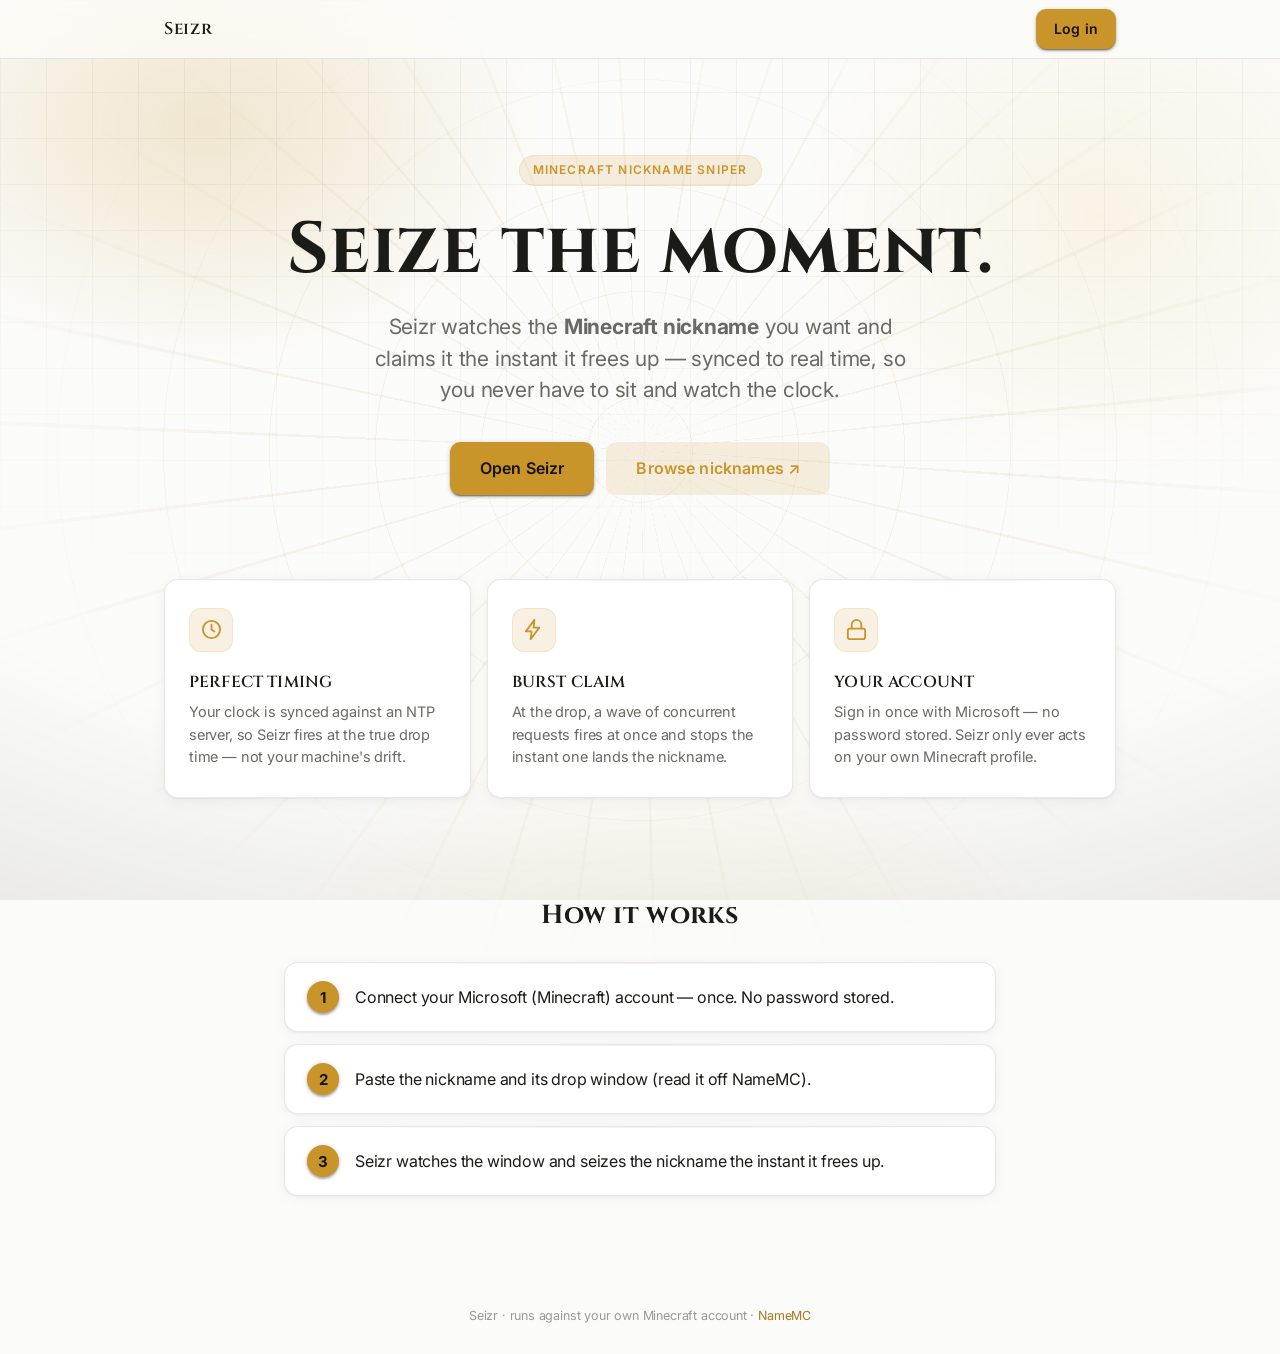
<file: static/landing.html>
<!doctype html>
<html lang="en">
<head>
<meta charset="utf-8">
<meta name="viewport" content="width=device-width, initial-scale=1">
<title>Seizr — Minecraft nickname sniper</title>
<meta name="description" content="Seizr watches the Minecraft nickname you want and claims it the instant it frees up — synced to real time so you never have to watch the clock.">
<link rel="icon" href="/static/favicon.svg" type="image/svg+xml">
<link rel="preconnect" href="https://fonts.googleapis.com">
<link rel="preconnect" href="https://fonts.gstatic.com" crossorigin>
<link rel="stylesheet" href="/static/style.css">
</head>
<body class="landing">

<nav class="nav">
  <div class="nav-in">
    <a class="wordmark" href="/">Seizr</a>
    <span class="spacer"></span>
    <a class="btn btn-primary btn-sm" href="/app">Log in</a>
  </div>
</nav>

<section class="hero">
  <span class="myth">Minecraft nickname sniper</span>
  <h1>Seize the moment.</h1>
  <p class="lede">Seizr watches the <strong>Minecraft nickname</strong> you want and claims it the instant it frees up — synced to real time, so you never have to sit and watch the clock.</p>
  <div class="cta">
    <a class="btn btn-primary" href="/app">Open Seizr</a>
    <a class="btn btn-tinted" href="https://namemc.com" target="_blank" rel="noopener">Browse nicknames ↗</a>
  </div>
</section>

<section class="features">
  <div class="feature">
    <div class="fi">
      <svg viewBox="0 0 24 24" fill="none" stroke="currentColor" stroke-width="1.9" stroke-linecap="round" stroke-linejoin="round">
        <circle cx="12" cy="12" r="9"/><path d="M12 7v5l3 2"/>
      </svg>
    </div>
    <h3>Perfect timing</h3>
    <p>Your clock is synced against an NTP server, so Seizr fires at the true drop time — not your machine's drift.</p>
  </div>
  <div class="feature">
    <div class="fi">
      <svg viewBox="0 0 24 24" fill="none" stroke="currentColor" stroke-width="1.9" stroke-linecap="round" stroke-linejoin="round">
        <path d="M13 2 4 14h6l-1 8 9-12h-6z"/>
      </svg>
    </div>
    <h3>Burst claim</h3>
    <p>At the drop, a wave of concurrent requests fires at once and stops the instant one lands the nickname.</p>
  </div>
  <div class="feature">
    <div class="fi">
      <svg viewBox="0 0 24 24" fill="none" stroke="currentColor" stroke-width="1.9" stroke-linecap="round" stroke-linejoin="round">
        <rect x="3" y="11" width="18" height="11" rx="2"/><path d="M7 11V7a5 5 0 0 1 10 0v4"/>
      </svg>
    </div>
    <h3>Your account</h3>
    <p>Sign in once with Microsoft — no password stored. Seizr only ever acts on your own Minecraft profile.</p>
  </div>
</section>

<section class="how">
  <h2 class="how-title">How it works</h2>
  <ol class="steps">
    <li><b>1</b> Connect your Microsoft (Minecraft) account — once. No password stored.</li>
    <li><b>2</b> Paste the nickname and its drop window (read it off NameMC).</li>
    <li><b>3</b> Seizr watches the window and seizes the nickname the instant it frees up.</li>
  </ol>
</section>

<div class="foot">Seizr · runs against your own Minecraft account · <a href="https://namemc.com" target="_blank" rel="noopener">NameMC</a></div>

</body>
</html>
</file>
<file: static/style.css>
@import url('https://fonts.googleapis.com/css2?family=Cinzel:wght@500;600;700&family=Inter:wght@400;500;600;700;800&display=swap');

:root{
  --bg:#0A0A0A;            /* near-black canvas */
  --bg2:#0E0E0E;
  --card:#141414;          /* raised surface */
  --card2:#0F0F0F;         /* inset surface (logs, inputs) */
  --ink:#17130A;           /* dark ink that sits ON the gold (button text, marks) */
  --accent:#E3B23C;        /* gold — the gleam of the seized moment */
  --accent-2:#F0C95A;      /* lighter gold (gradient top) */
  --accent-deep:#C9952A;   /* deep gold (gradient bottom / tinted text) */
  --accent-tint:rgba(227,178,60,.13);
  --accent-glow:rgba(227,178,60,.22);
  --text:#ededec;
  --muted:#8c8c88;
  --faint:#5c5c58;
  --hair:rgba(255,255,255,.08);
  --hair-2:rgba(255,255,255,.14);
  --green:#46b87c; --red:#e2574b; --orange:#e0a23c;
  --shadow:0 1px 0 rgba(255,255,255,.03), 0 2px 18px rgba(0,0,0,.5);
  --shadow-lg:0 10px 40px rgba(0,0,0,.6);
  --nav:rgba(10,10,10,.72);
  --grid:rgba(255,255,255,.028);
  --vignette:rgba(0,0,0,.6);
  --ring:rgba(227,178,60,.06);
  --radius:14px;
  --btn-r:10px;
  color-scheme:dark;
}

/* Light theme — follows the device. Same Material + gold language, light surfaces.
   Accent is deepened so gold text/icons keep contrast on white. */
@media (prefers-color-scheme: light){
  :root{
    --bg:#FBFBF9;
    --bg2:#F4F4F0;
    --card:#FFFFFF;
    --card2:#F5F5F1;
    --accent:#C9952A;        /* deeper gold reads on white (buttons + accent text) */
    --accent-2:#E3B23C;
    --accent-deep:#A8791E;
    --accent-tint:rgba(201,149,42,.13);
    --accent-glow:rgba(201,149,42,.2);
    --text:#1b1b18;
    --muted:#6a6a64;
    --faint:#9a9a92;
    --hair:rgba(0,0,0,.09);
    --hair-2:rgba(0,0,0,.15);
    --shadow:0 1px 2px rgba(0,0,0,.05), 0 2px 14px rgba(0,0,0,.05);
    --shadow-lg:0 12px 36px rgba(0,0,0,.1);
    --nav:rgba(251,251,249,.78);
    --grid:rgba(0,0,0,.04);
    --vignette:rgba(40,33,12,.16);
    --ring:rgba(168,121,30,.07);
    color-scheme:light;
  }
}

*{box-sizing:border-box}
html{-webkit-text-size-adjust:100%; scroll-behavior:smooth}
body{
  margin:0; background:var(--bg); color:var(--text); position:relative;
  font-family:'Inter',-apple-system,BlinkMacSystemFont,'Segoe UI',Roboto,sans-serif;
  -webkit-font-smoothing:antialiased; line-height:1.55; font-size:16px; letter-spacing:-.011em;
}
/* ambient background — faint grid + slow-drifting gold glows. Both fixed,
   behind all content, non-interactive. */
body::before,body::after{content:""; position:fixed; inset:0; pointer-events:none; z-index:-1}
body::before{ /* drifting gold light */
  background:
    radial-gradient(38% 38% at 16% 14%, var(--accent-glow), transparent 70%),
    radial-gradient(34% 42% at 86% 24%, rgba(227,178,60,.10), transparent 72%),
    radial-gradient(46% 40% at 52% 108%, rgba(227,178,60,.08), transparent 70%);
  animation:aurora 26s ease-in-out infinite alternate;
}
body::after{ /* technical grid, faded toward the edges */
  background-image:
    linear-gradient(var(--grid) 1px, transparent 1px),
    linear-gradient(90deg, var(--grid) 1px, transparent 1px);
  background-size:46px 46px;
  -webkit-mask-image:radial-gradient(125% 95% at 50% 0%, #000 28%, transparent 80%);
  mask-image:radial-gradient(125% 95% at 50% 0%, #000 28%, transparent 80%);
}
@keyframes aurora{
  0%{transform:translate3d(0,0,0) scale(1)}
  50%{transform:translate3d(2%,1.5%,0) scale(1.06)}
  100%{transform:translate3d(-1.5%,1%,0) scale(1.03)}}

/* 007 gun-barrel — concentric rings + spinning rifling, plus cinematic vignette.
   Two fixed layers on <html>, behind everything. */
html{position:relative; min-height:100%}
html::before{ /* the barrel: rings + slowly rotating rifling spokes */
  content:""; position:fixed; inset:-30%; z-index:-1; pointer-events:none;
  background:
    repeating-conic-gradient(from 0deg at 50% 50%, transparent 0 9deg, var(--ring) 9deg 9.4deg),
    repeating-radial-gradient(circle at 50% 50%, transparent 0 52px, var(--ring) 52px 53px, transparent 53px 106px);
  -webkit-mask-image:radial-gradient(closest-side at 50% 50%, #000 35%, transparent 72%);
  mask-image:radial-gradient(closest-side at 50% 50%, #000 35%, transparent 72%);
  animation:barrel 120s linear infinite;
}
html::after{ /* cinematic vignette */
  content:""; position:fixed; inset:0; z-index:-1; pointer-events:none;
  background:radial-gradient(135% 105% at 50% 32%, transparent 52%, var(--vignette) 100%);
}
@keyframes barrel{to{transform:rotate(360deg)}}
a{color:var(--text); text-decoration:none}
a:hover{text-decoration:underline}

/* ---- top nav ---- */
.nav{position:sticky; top:0; z-index:50; backdrop-filter:saturate(160%) blur(16px);
  -webkit-backdrop-filter:saturate(160%) blur(16px); background:var(--nav);
  border-bottom:1px solid var(--hair)}
.nav-in{max-width:1000px; margin:0 auto; height:58px; padding:0 24px;
  display:flex; align-items:center; gap:14px}
.wordmark{display:flex; align-items:center; gap:10px; font-weight:700; font-size:17px;
  letter-spacing:-.02em; color:var(--text)}
.wordmark:hover{text-decoration:none}
.mk{width:28px; height:28px; border-radius:8px; display:grid; place-items:center;
  background:var(--accent);
  box-shadow:0 2px 2px 0 rgba(0,0,0,.24), 0 1px 5px 0 rgba(0,0,0,.18)}
.mk svg{width:15px; height:15px}
.nav .spacer{margin-left:auto}
.nav .sse{display:inline-flex; align-items:center; gap:7px; font-size:12.5px; color:var(--muted); font-weight:500}
.nav .sse .dot{width:7px; height:7px; border-radius:50%; background:var(--faint); box-shadow:0 0 0 3px rgba(255,255,255,.03)}
.nav .sse.live .dot{background:var(--accent); box-shadow:0 0 8px var(--accent)}

/* ---- buttons ---- */
/* Material-style buttons: flat fill, real elevation, tactile press.
   --elev-2 resting, --elev-6 hover, flattens on press. */
button,.btn{font-family:inherit; font-size:15px; font-weight:600; letter-spacing:.01em;
  border:0; border-radius:var(--btn-r); padding:12px 22px; cursor:pointer; display:inline-block;
  transition:box-shadow .2s cubic-bezier(.4,0,.2,1), background .2s, transform .06s, filter .15s; text-align:center}
.btn-primary{background:var(--accent); color:var(--ink);
  box-shadow:0 3px 1px -2px rgba(0,0,0,.3), 0 2px 2px 0 rgba(0,0,0,.22), 0 1px 5px 0 rgba(0,0,0,.18)}
.btn-primary:hover{background:var(--accent-2); text-decoration:none;
  box-shadow:0 5px 5px -3px rgba(0,0,0,.34), 0 8px 10px 1px rgba(0,0,0,.22), 0 3px 14px 2px rgba(0,0,0,.18)}
.btn-primary:active{background:var(--accent-deep); transform:translateY(1px);
  box-shadow:0 2px 1px -1px rgba(0,0,0,.3), 0 1px 1px 0 rgba(0,0,0,.22)}
.btn-tinted{background:var(--accent-tint); color:var(--accent)}
.btn-tinted:hover{background:rgba(227,178,60,.2); text-decoration:none}
.btn-tinted:active{background:rgba(227,178,60,.28)}
.btn-dark{background:var(--card); color:var(--text); box-shadow:inset 0 0 0 1px var(--hair-2)}
.btn-dark:hover{background:var(--bg2); text-decoration:none}
.btn-stop{background:var(--red); color:#fff;
  box-shadow:0 3px 1px -2px rgba(0,0,0,.3), 0 2px 2px 0 rgba(0,0,0,.22), 0 1px 5px 0 rgba(0,0,0,.18)}
.btn-stop:hover{filter:brightness(1.07); text-decoration:none;
  box-shadow:0 5px 5px -3px rgba(0,0,0,.34), 0 8px 10px 1px rgba(0,0,0,.22)}
.btn-stop:active{transform:translateY(1px); box-shadow:0 2px 1px -1px rgba(0,0,0,.3)}
.btn-sm{font-size:14px; padding:9px 18px}
button:disabled{opacity:.38; cursor:not-allowed; box-shadow:none}
.btn-full{width:100%}

/* ---- landing ---- */
.hero{max-width:780px; margin:0 auto; padding:96px 24px 60px; text-align:center}
.icon{width:90px; height:90px; margin:0 auto 30px; border-radius:24px; display:grid; place-items:center;
  background:var(--accent);
  box-shadow:0 6px 6px -3px rgba(0,0,0,.3), 0 10px 14px 1px rgba(0,0,0,.2), 0 4px 18px 3px rgba(0,0,0,.16)}
.icon svg{width:48px; height:48px}
.hero h1{font-size:clamp(40px,8vw,72px); font-weight:800; letter-spacing:-.04em; margin:0; line-height:1.02}
.hero .lede{font-size:clamp(17px,2.6vw,21px); color:var(--muted); margin:22px auto 0; max-width:540px;
  letter-spacing:-.01em; line-height:1.5}
.hero .myth{display:inline-block; margin-bottom:26px; font-size:12px; font-weight:600; letter-spacing:.1em;
  text-transform:uppercase; color:var(--accent); background:var(--accent-tint);
  padding:6px 14px; border-radius:999px; box-shadow:inset 0 0 0 1px rgba(227,178,60,.2)}
.hero .cta{margin-top:36px; display:flex; gap:12px; justify-content:center; flex-wrap:wrap}
.hero .cta .btn{padding:14px 30px; font-size:16px}

.features{max-width:1000px; margin:0 auto; padding:24px 24px 90px;
  display:grid; grid-template-columns:repeat(3,1fr); gap:16px}
@media (max-width:780px){.features{grid-template-columns:1fr}}
.feature{background:var(--card); border-radius:var(--radius); box-shadow:var(--shadow);
  border:1px solid var(--hair); padding:28px 24px; transition:transform .18s ease, border-color .18s ease}
.feature:hover{transform:translateY(-3px); border-color:var(--hair-2)}
.feature .fi{width:44px; height:44px; border-radius:12px; display:grid; place-items:center; margin-bottom:18px;
  background:var(--accent-tint); color:var(--accent); box-shadow:inset 0 0 0 1px rgba(227,178,60,.2)}
.feature .fi svg{width:23px; height:23px}
.feature h3{font-size:18px; font-weight:600; letter-spacing:-.02em; margin:0 0 7px}
.feature p{font-size:14.5px; color:var(--muted); margin:0; line-height:1.55}

/* ---- app: grouped sections ---- */
.wrap{max-width:600px; margin:0 auto; padding:38px 24px 96px}
.apptitle{font-size:32px; font-weight:800; letter-spacing:-.035em; margin:8px 4px 4px}
.appsub{font-size:15px; color:var(--muted); margin:0 4px 8px}
.group{margin:28px 0}
.group > .ghead{display:flex; align-items:center; gap:9px; font-size:11.5px; font-weight:600;
  color:var(--faint); text-transform:uppercase; letter-spacing:.12em; padding:0 6px 10px}
.group > .ghead::before{content:""; width:18px; height:1px; flex:0 0 auto;
  background:linear-gradient(90deg,var(--accent),transparent)}
.card{background:var(--card); border-radius:var(--radius); box-shadow:var(--shadow);
  border:1px solid var(--hair); overflow:hidden}
.row{display:flex; align-items:center; gap:14px; padding:16px 22px; border-top:1px solid var(--hair)}
.row:first-child{border-top:0}
.row .label{font-size:16px; font-weight:500}
.row .right{margin-left:auto; display:flex; align-items:center; gap:10px}

.field{padding:15px 22px; border-top:1px solid var(--hair)}
.field:first-child{border-top:0}
.field label{display:block; font-size:11.5px; color:var(--faint); margin-bottom:6px; font-weight:500;
  text-transform:uppercase; letter-spacing:.06em}
.field input{width:100%; border:0; background:transparent; color:var(--text);
  font:inherit; font-size:16px; padding:2px 0; letter-spacing:-.01em; color-scheme:dark}
.field input::placeholder{color:var(--faint)}
.field input:focus{outline:none}
.field input[type=datetime-local]{font-variant-numeric:tabular-nums}
.field.focus{box-shadow:inset 0 0 0 1px var(--accent), inset 0 0 18px rgba(227,178,60,.06)}
.resolved{font-size:12px; color:var(--accent); margin-top:7px; min-height:14px;
  font-variant-numeric:tabular-nums}
.three{display:grid; grid-template-columns:1fr 1fr 1fr}
.three .field{border-top:1px solid var(--hair)}
.three .field + .field{border-left:1px solid var(--hair)}
.two{display:grid; grid-template-columns:1fr 1fr}
.two .field{border-top:1px solid var(--hair)}
.two .field + .field{border-left:1px solid var(--hair)}
.actions{padding:20px 22px; border-top:1px solid var(--hair); display:grid; gap:10px}

.note{font-size:12.5px; color:var(--muted); padding:11px 6px 0; text-align:center}
.pill{display:inline-flex; align-items:center; gap:7px; font-size:14px; font-weight:600}
.pill .dot{width:8px; height:8px; border-radius:50%; background:currentColor; box-shadow:0 0 8px currentColor}
.pill.ok{color:var(--accent)} .pill.bad{color:var(--red)}
.pill.wait{color:var(--orange)} .pill.idle{color:var(--faint)}
.pill.idle .dot{box-shadow:none}

.codebox{display:none; padding:20px 22px; border-top:1px solid var(--hair); text-align:center}
.codebox.show{display:block}
.codebox .lbl{font-size:13.5px; color:var(--muted)}
.code{font:700 32px/1 ui-monospace,"SF Mono",Menlo,monospace; letter-spacing:6px; margin:13px 0; color:var(--accent)}
.codebox .copy{font-size:13.5px; padding:8px 16px}

/* the decisive moment — always a dark, dramatic surface in both themes */
.count-wrap{background:#13130F; color:#fff; border-radius:12px; margin:22px 22px 0;
  text-align:center; padding:26px 20px; border:1px solid rgba(255,255,255,.07)}
.count-label{font-size:11.5px; color:rgba(255,255,255,.4); text-transform:uppercase; letter-spacing:.14em; font-weight:600}
.count{font:700 clamp(44px,13vw,68px)/1 ui-monospace,"SF Mono",Menlo,monospace;
  font-variant-numeric:tabular-nums; letter-spacing:-.02em; margin-top:8px; color:var(--accent);
  text-shadow:0 0 24px var(--accent-glow)}
.count.idle{color:rgba(255,255,255,.2); text-shadow:none}

.log{margin:18px 22px 22px; background:var(--card2); border-radius:12px; padding:15px 17px;
  height:210px; overflow-y:auto; font:12.5px/1.7 ui-monospace,"SF Mono",Menlo,monospace;
  color:var(--muted); white-space:pre-wrap; word-break:break-word; border:1px solid var(--hair)}
.log:empty::after{content:"Waiting for run…"; color:var(--faint)}

.foot{margin-top:40px; text-align:center; color:var(--faint); font-size:12.5px; padding-bottom:28px}
.foot a{color:var(--accent-deep)}

/* ---- organic loader (morphing blob) ---- */
.loader{width:36px; height:36px; margin:0 auto;
  background:linear-gradient(180deg,var(--accent-2),var(--accent-deep));
  border-radius:62% 38% 46% 54%/60% 49% 51% 40%;
  box-shadow:0 0 22px var(--accent-glow);
  animation:morph 2.8s ease-in-out infinite, breathe 4.5s ease-in-out infinite}
.loader-sm{width:16px; height:16px; display:inline-block; vertical-align:-3px; margin:0 2px 0 0;
  box-shadow:none}
@keyframes morph{
  0%,100%{border-radius:62% 38% 46% 54%/60% 49% 51% 40%}
  34%{border-radius:38% 62% 63% 37%/41% 44% 56% 59%}
  67%{border-radius:54% 46% 38% 62%/49% 60% 40% 51%}}
@keyframes breathe{
  0%,100%{transform:rotate(0deg) scale(1)}
  50%{transform:rotate(180deg) scale(.88)}}

/* ---- toasts ---- */
.toast-wrap{position:fixed; left:50%; bottom:28px; transform:translateX(-50%); z-index:100;
  display:flex; flex-direction:column; gap:10px; align-items:center; pointer-events:none}
.toast{background:#1b1b1b; color:#fff; padding:12px 22px; border-radius:11px;
  box-shadow:0 10px 34px rgba(0,0,0,.5); border:1px solid var(--hair-2);
  font-size:14.5px; font-weight:500; max-width:88vw;
  opacity:0; transform:translateY(14px); transition:opacity .25s ease, transform .25s ease;
  pointer-events:auto}
.toast.show{opacity:1; transform:translateY(0)}
.toast.err{background:var(--red); border-color:transparent}
.toast.ok{background:var(--accent); color:var(--ink); border-color:transparent}

/* ---- auth pages (login / register) ---- */
.auth-wrap{max-width:400px; margin:0 auto; padding:64px 22px 80px}
.auth-card{background:var(--card); border-radius:var(--radius); box-shadow:var(--shadow);
  border:1px solid var(--hair); padding:32px 28px}
.auth-card h1{font-size:25px; font-weight:800; letter-spacing:-.03em; margin:0 0 4px; text-align:center}
.auth-card .sub{color:var(--muted); font-size:14.5px; text-align:center; margin:0 0 24px}
.auth-field{margin-bottom:14px}
.auth-field label{display:block; font-size:11.5px; color:var(--faint); margin-bottom:6px; font-weight:500;
  text-transform:uppercase; letter-spacing:.06em}
.auth-field input{width:100%; background:var(--card2); border:1px solid var(--hair); border-radius:10px;
  padding:12px 14px; font:inherit; font-size:15px; color:var(--text)}
.auth-field input:focus{outline:none; border-color:var(--accent); box-shadow:0 0 0 3px var(--accent-tint)}
.auth-sep{display:flex; align-items:center; gap:12px; color:var(--faint); font-size:12.5px; margin:18px 0}
.auth-sep::before,.auth-sep::after{content:""; flex:1; height:1px; background:var(--hair)}
.auth-google{display:flex; align-items:center; justify-content:center; gap:10px; width:100%;
  background:var(--card2); border:1px solid var(--hair); color:var(--text); border-radius:var(--btn-r);
  padding:11px; font-weight:600; cursor:pointer; font-size:15px}
.auth-google:hover{background:var(--bg2)}
.auth-alt{text-align:center; margin-top:18px; font-size:13.5px; color:var(--muted)}
.auth-alt a{color:var(--accent)}
.auth-msg{font-size:13.5px; border-radius:10px; padding:11px 14px; margin-bottom:16px; display:none}
.auth-msg.show{display:block}
.auth-msg.err{background:rgba(226,87,75,.12); color:var(--red); box-shadow:inset 0 0 0 1px rgba(226,87,75,.25)}
.auth-msg.ok{background:var(--accent-tint); color:var(--accent); box-shadow:inset 0 0 0 1px rgba(227,178,60,.25)}

/* ---- landing: how it works ---- */
.how{max-width:760px; margin:0 auto; padding:8px 24px 70px}
.how-title{font-size:26px; font-weight:800; letter-spacing:-.03em; text-align:center; margin:0 0 26px}
.steps{list-style:none; margin:0; padding:0; display:grid; gap:12px; counter-reset:step}
.steps li{background:var(--card); border-radius:14px; box-shadow:var(--shadow); border:1px solid var(--hair);
  padding:18px 22px; display:flex; align-items:center; gap:16px; font-size:16px}
.steps li b{flex:0 0 auto; width:32px; height:32px; border-radius:50%;
  background:var(--accent); box-shadow:0 2px 2px 0 rgba(0,0,0,.24), 0 1px 5px 0 rgba(0,0,0,.18);
  color:var(--ink); display:grid; place-items:center; font-weight:700; font-size:15px}

/* ============ aesthetic polish — black · grey · gold ============ */

/* gold text selection */
::selection{background:var(--accent-tint); color:var(--text)}

/* refined thin scrollbars */
*{scrollbar-width:thin; scrollbar-color:var(--hair-2) transparent}
::-webkit-scrollbar{width:10px; height:10px}
::-webkit-scrollbar-thumb{background:var(--hair-2); border-radius:8px;
  border:3px solid transparent; background-clip:padding-box}
::-webkit-scrollbar-thumb:hover{background:var(--faint)}
::-webkit-scrollbar-track{background:transparent}

/* faint gold sheen along the top edge of every raised surface */
.card,.feature,.auth-card,.steps li{position:relative}
.card::before,.feature::before,.auth-card::before,.steps li::before{
  content:""; position:absolute; inset:0 0 auto 0; height:1px; border-radius:inherit;
  background:linear-gradient(90deg,transparent,var(--accent-glow),transparent);
  opacity:.7; pointer-events:none}

/* 007 scope corners — thin gold L-brackets framing the main cards */
.card::after,.auth-card::after{
  content:""; position:absolute; inset:9px; pointer-events:none;
  --s:15px; --t:1px; --c:var(--accent);
  background:
    linear-gradient(var(--c),var(--c)),linear-gradient(var(--c),var(--c)),
    linear-gradient(var(--c),var(--c)),linear-gradient(var(--c),var(--c)),
    linear-gradient(var(--c),var(--c)),linear-gradient(var(--c),var(--c)),
    linear-gradient(var(--c),var(--c)),linear-gradient(var(--c),var(--c));
  background-repeat:no-repeat;
  background-size:
    var(--s) var(--t),var(--t) var(--s), var(--s) var(--t),var(--t) var(--s),
    var(--s) var(--t),var(--t) var(--s), var(--s) var(--t),var(--t) var(--s);
  background-position:
    0 0,0 0, 100% 0,100% 0, 0 100%,0 100%, 100% 100%,100% 100%;
  opacity:.4; transition:opacity .25s ease}
.card:hover::after,.auth-card:hover::after{opacity:.7}

/* primary button: flat at rest, gold sheen sweeps across on hover */
.btn-primary{position:relative; overflow:hidden; isolation:isolate}
.btn-primary::after{content:""; position:absolute; top:0; left:-70%; width:55%; height:100%;
  background:linear-gradient(100deg,transparent,rgba(255,255,255,.4),transparent);
  transform:skewX(-18deg); pointer-events:none}
.btn-primary:hover::after{animation:sheen .75s ease}
@keyframes sheen{from{left:-70%} to{left:130%}}

/* gentle staggered entrance */
@keyframes rise{from{opacity:0; transform:translateY(10px)} to{opacity:1; transform:none}}
.hero>*,.group,.feature,.steps li,.auth-card{animation:rise .55s cubic-bezier(.22,.61,.36,1) both}
.group:nth-of-type(2){animation-delay:.05s}
.group:nth-of-type(3){animation-delay:.1s}
.group:nth-of-type(4){animation-delay:.15s}
.feature:nth-child(2){animation-delay:.07s}
.feature:nth-child(3){animation-delay:.14s}
.steps li:nth-child(2){animation-delay:.06s}
.steps li:nth-child(3){animation-delay:.12s}
.steps li:nth-child(4){animation-delay:.18s}

/* decisive moment: soft breathing gold glow behind the countdown */
.count-wrap{position:relative; overflow:hidden}
.count-wrap::before{content:""; position:absolute; left:50%; top:50%;
  width:300px; height:300px; transform:translate(-50%,-50%); pointer-events:none;
  background:radial-gradient(circle,var(--accent-glow),transparent 65%);
  animation:pulse 4.5s ease-in-out infinite}
.count-wrap>*{position:relative}
@keyframes pulse{
  0%,100%{opacity:.3; transform:translate(-50%,-50%) scale(.9)}
  50%{opacity:.6; transform:translate(-50%,-50%) scale(1.08)}}

/* focus ring on inputs (subtle gold) */
.field.focus{box-shadow:inset 0 0 0 1px var(--accent), inset 0 12px 24px -16px var(--accent-glow)}

/* nav wordmark hover lift */
.wordmark{transition:opacity .15s} .wordmark:hover{opacity:.82}

/* engraved Bond-title serif on the display headings (Inter stays for UI) */
.wordmark,.hero h1,.apptitle,.auth-card h1,.how-title,.feature h3{
  font-family:'Cinzel',Georgia,'Times New Roman',serif}
.hero h1{letter-spacing:.005em; font-weight:700; line-height:1.08}
.apptitle{letter-spacing:.01em; font-weight:700}
.auth-card h1,.how-title{letter-spacing:.01em; font-weight:700}
.wordmark{letter-spacing:.04em; font-weight:600}
.feature h3{letter-spacing:.01em; font-weight:600; text-transform:uppercase; font-size:16px}

@media (prefers-reduced-motion: reduce){
  *{animation:none !important; scroll-behavior:auto !important}
}
</file>
